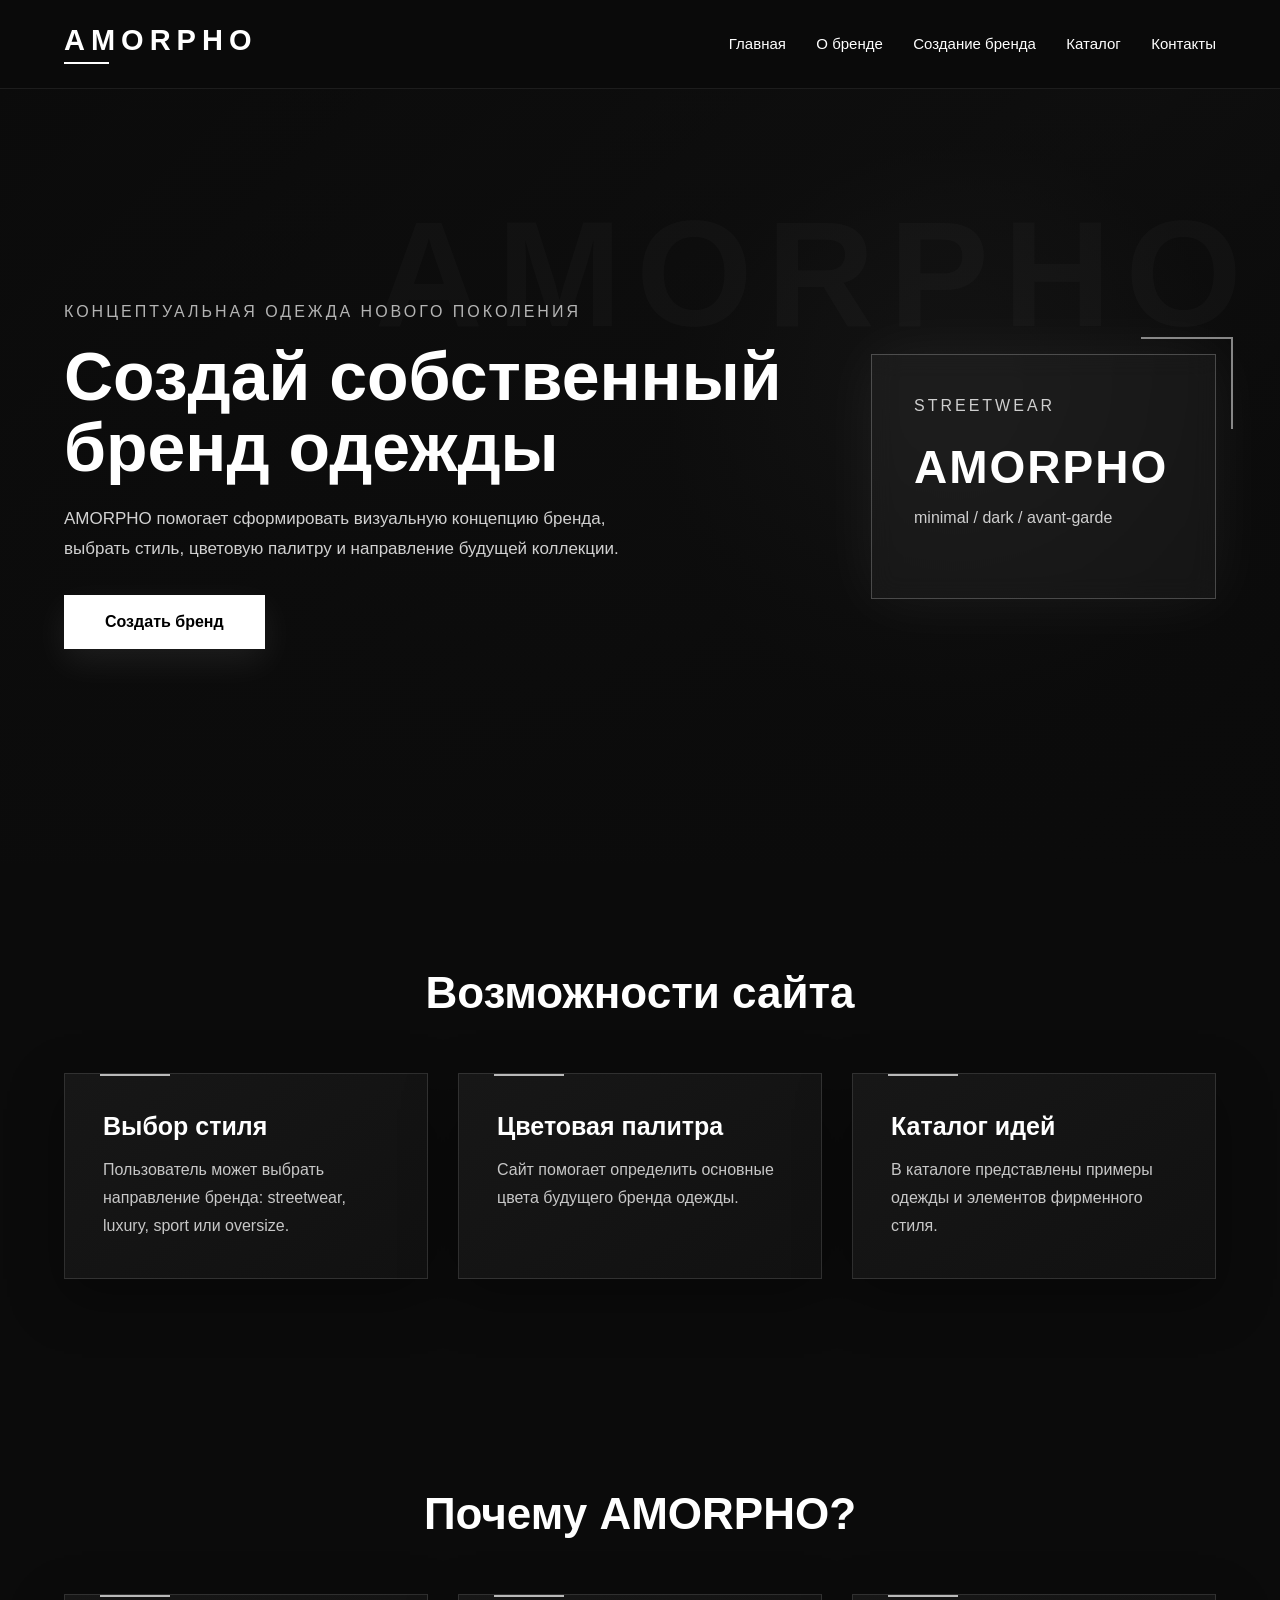
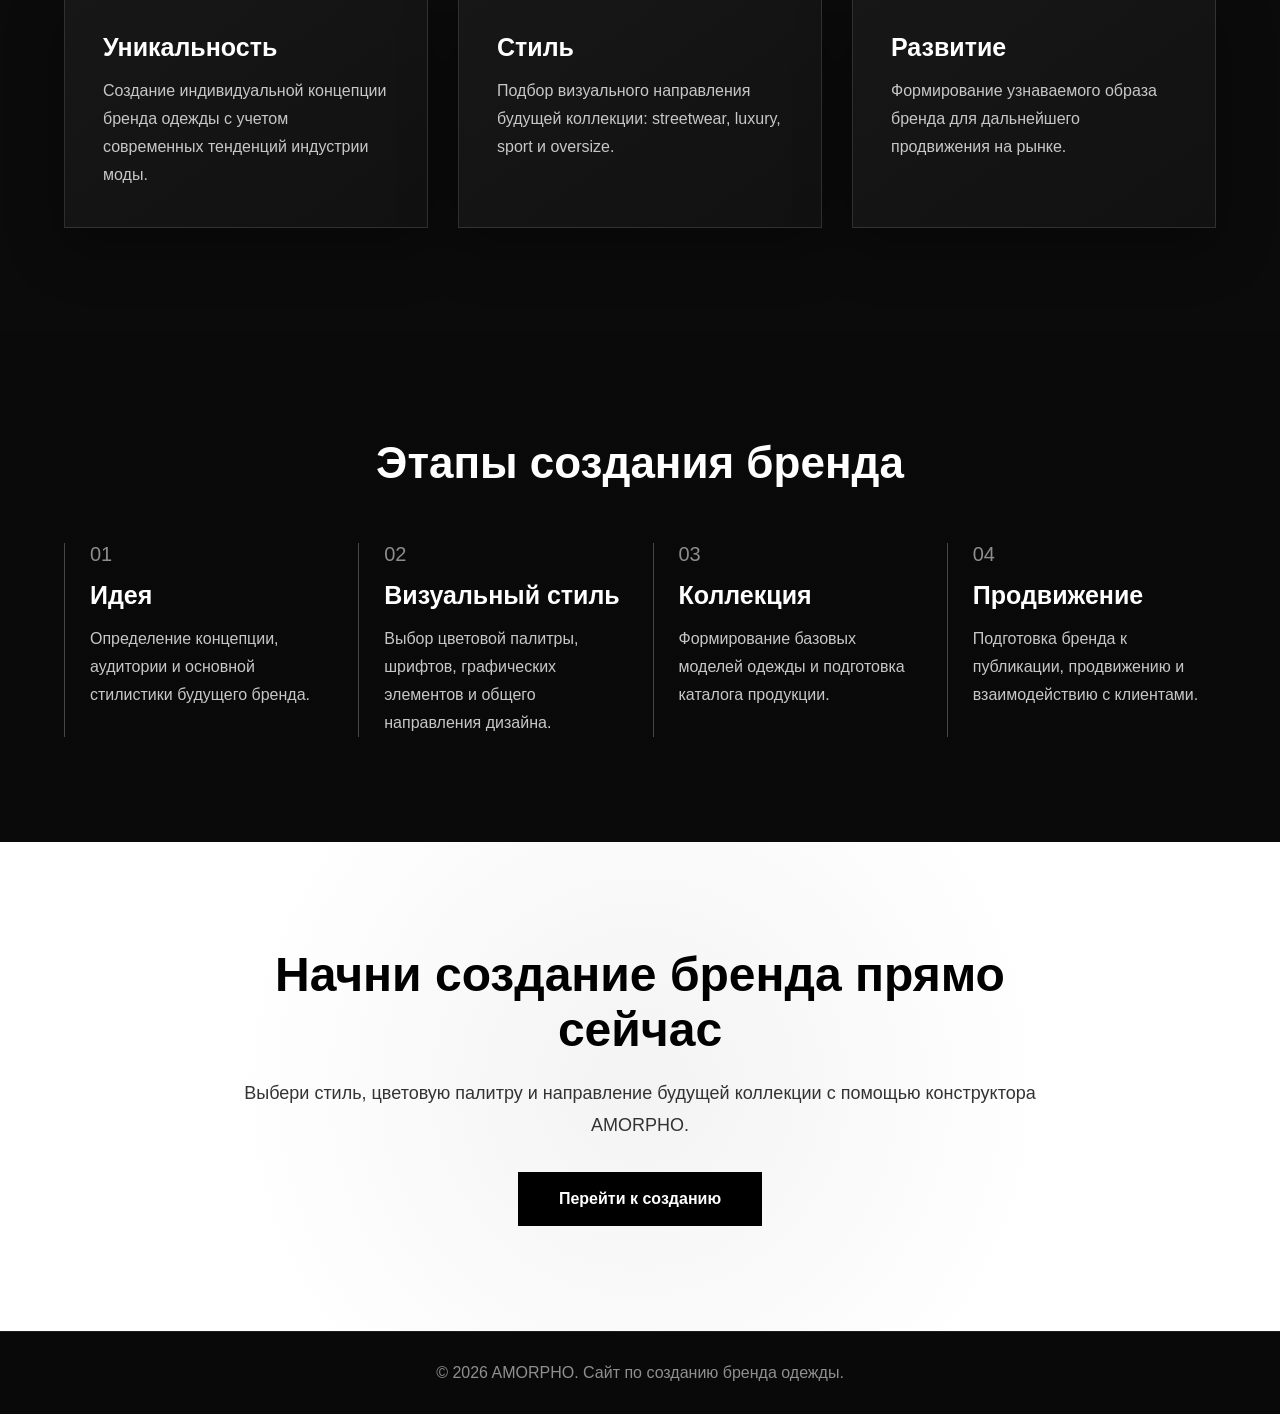
<file: index.html>
<!DOCTYPE html>
<html lang="ru">
<head>
    <meta charset="UTF-8">
    <meta name="viewport" content="width=device-width, initial-scale=1.0">
    <title>AMORPHO — создание бренда одежды</title>
    <link rel="stylesheet" href="style.css">
</head>
<body>

<header class="header">
    <div class="container header__inner">
        <a href="index.html" class="logo">AMORPHO</a>

        <nav class="nav">
            <a href="index.html" class="active">Главная</a>
            <a href="about.html">О бренде</a>
            <a href="create-brand.html">Создание бренда</a>
            <a href="catalog.html">Каталог</a>
            <a href="contacts.html">Контакты</a>
        </nav>
    </div>
</header>

<main>

    <section class="hero">
        <div class="container hero__inner">

            <div class="hero__content">
                <p class="hero__subtitle">концептуальная одежда нового поколения</p>

                <h1>Создай собственный бренд одежды</h1>

                <p class="hero__text">
                    AMORPHO помогает сформировать визуальную концепцию бренда,
                    выбрать стиль, цветовую палитру и направление будущей коллекции.
                </p>

                <a href="create-brand.html" class="btn">Создать бренд</a>
            </div>

            <div class="hero__card">
                <span>STREETWEAR</span>
                <h2>AMORPHO</h2>
                <p>minimal / dark / avant-garde</p>
            </div>

        </div>
    </section>

    <section class="advantages">
        <div class="container">
            <h2 class="section-title">Возможности сайта</h2>

            <div class="advantages__grid">
                <div class="advantage-card">
                    <h3>Выбор стиля</h3>
                    <p>Пользователь может выбрать направление бренда: streetwear, luxury, sport или oversize.</p>
                </div>

                <div class="advantage-card">
                    <h3>Цветовая палитра</h3>
                    <p>Сайт помогает определить основные цвета будущего бренда одежды.</p>
                </div>

                <div class="advantage-card">
                    <h3>Каталог идей</h3>
                    <p>В каталоге представлены примеры одежды и элементов фирменного стиля.</p>
                </div>
            </div>
        </div>
    </section>

    <section class="about-brand">
        <div class="container">
            <h2 class="section-title">Почему AMORPHO?</h2>

            <div class="about-grid">
                <div class="about-card">
                    <h3>Уникальность</h3>
                    <p>Создание индивидуальной концепции бренда одежды с учетом современных тенденций индустрии моды.</p>
                </div>

                <div class="about-card">
                    <h3>Стиль</h3>
                    <p>Подбор визуального направления будущей коллекции: streetwear, luxury, sport и oversize.</p>
                </div>

                <div class="about-card">
                    <h3>Развитие</h3>
                    <p>Формирование узнаваемого образа бренда для дальнейшего продвижения на рынке.</p>
                </div>
            </div>
        </div>
    </section>

    <section class="steps">
        <div class="container">
            <h2 class="section-title">Этапы создания бренда</h2>

            <div class="steps__list">
                <div class="step">
                    <span>01</span>
                    <h3>Идея</h3>
                    <p>Определение концепции, аудитории и основной стилистики будущего бренда.</p>
                </div>

                <div class="step">
                    <span>02</span>
                    <h3>Визуальный стиль</h3>
                    <p>Выбор цветовой палитры, шрифтов, графических элементов и общего направления дизайна.</p>
                </div>

                <div class="step">
                    <span>03</span>
                    <h3>Коллекция</h3>
                    <p>Формирование базовых моделей одежды и подготовка каталога продукции.</p>
                </div>

                <div class="step">
                    <span>04</span>
                    <h3>Продвижение</h3>
                    <p>Подготовка бренда к публикации, продвижению и взаимодействию с клиентами.</p>
                </div>
            </div>
        </div>
    </section>

    <section class="cta">
        <div class="container cta__inner">
            <h2>Начни создание бренда прямо сейчас</h2>
            <p>Выбери стиль, цветовую палитру и направление будущей коллекции с помощью конструктора AMORPHO.</p>
            <a href="create-brand.html" class="btn">Перейти к созданию</a>
        </div>
    </section>

</main>

<footer class="footer">
    <div class="container">
        <p>© 2026 AMORPHO. Сайт по созданию бренда одежды.</p>
    </div>
</footer>

</body>
</html>
</file>
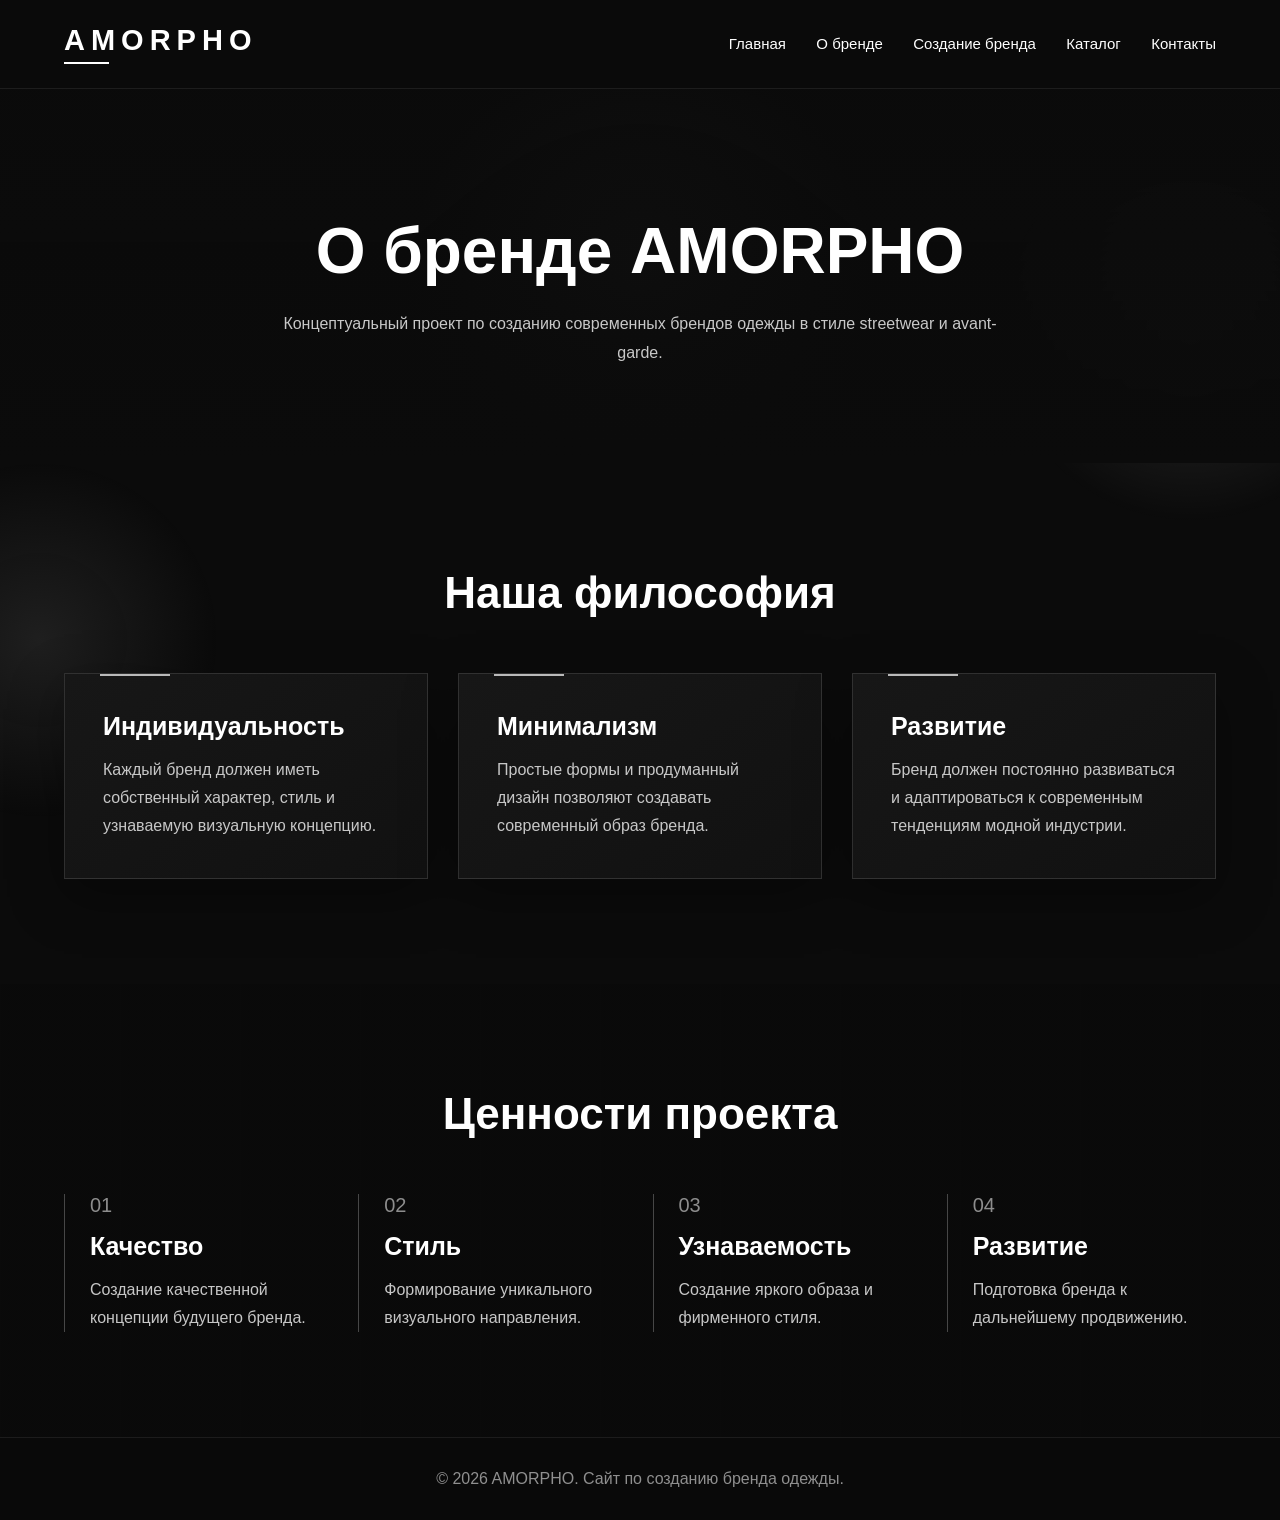
<file: about.html>
<!DOCTYPE html>
<html lang="ru">
<head>
    <meta charset="UTF-8">
    <meta name="viewport" content="width=device-width, initial-scale=1.0">
    <title>О бренде — AMORPHO</title>
    <link rel="stylesheet" href="style.css">
</head>
<body>

<header class="header">
    <div class="container header__inner">
        <a href="index.html" class="logo">AMORPHO</a>

        <nav class="nav">
            <a href="index.html">Главная</a>
            <a href="about.html" class="active">О бренде</a>
            <a href="create-brand.html">Создание бренда</a>
            <a href="catalog.html">Каталог</a>
            <a href="contacts.html">Контакты</a>
        </nav>
    </div>
</header>

<section class="page-header">
    <div class="container">
        <h1>О бренде AMORPHO</h1>
        <p>
            Концептуальный проект по созданию современных брендов одежды
            в стиле streetwear и avant-garde.
        </p>
    </div>
</section>

<section class="about-brand">
    <div class="container">
        <h2 class="section-title">Наша философия</h2>

        <div class="about-grid">

            <div class="about-card">
                <h3>Индивидуальность</h3>
                <p>
                    Каждый бренд должен иметь собственный характер,
                    стиль и узнаваемую визуальную концепцию.
                </p>
            </div>

            <div class="about-card">
                <h3>Минимализм</h3>
                <p>
                    Простые формы и продуманный дизайн позволяют
                    создавать современный образ бренда.
                </p>
            </div>

            <div class="about-card">
                <h3>Развитие</h3>
                <p>
                    Бренд должен постоянно развиваться и адаптироваться
                    к современным тенденциям модной индустрии.
                </p>
            </div>

        </div>
    </div>
</section>

<section class="steps">
    <div class="container">
        <h2 class="section-title">Ценности проекта</h2>

        <div class="steps__list">

            <div class="step">
                <span>01</span>
                <h3>Качество</h3>
                <p>
                    Создание качественной концепции будущего бренда.
                </p>
            </div>

            <div class="step">
                <span>02</span>
                <h3>Стиль</h3>
                <p>
                    Формирование уникального визуального направления.
                </p>
            </div>

            <div class="step">
                <span>03</span>
                <h3>Узнаваемость</h3>
                <p>
                    Создание яркого образа и фирменного стиля.
                </p>
            </div>

            <div class="step">
                <span>04</span>
                <h3>Развитие</h3>
                <p>
                    Подготовка бренда к дальнейшему продвижению.
                </p>
            </div>

        </div>
    </div>
</section>

<footer class="footer">
    <div class="container">
        <p>© 2026 AMORPHO. Сайт по созданию бренда одежды.</p>
    </div>
</footer>

</body>
</html>
</file>
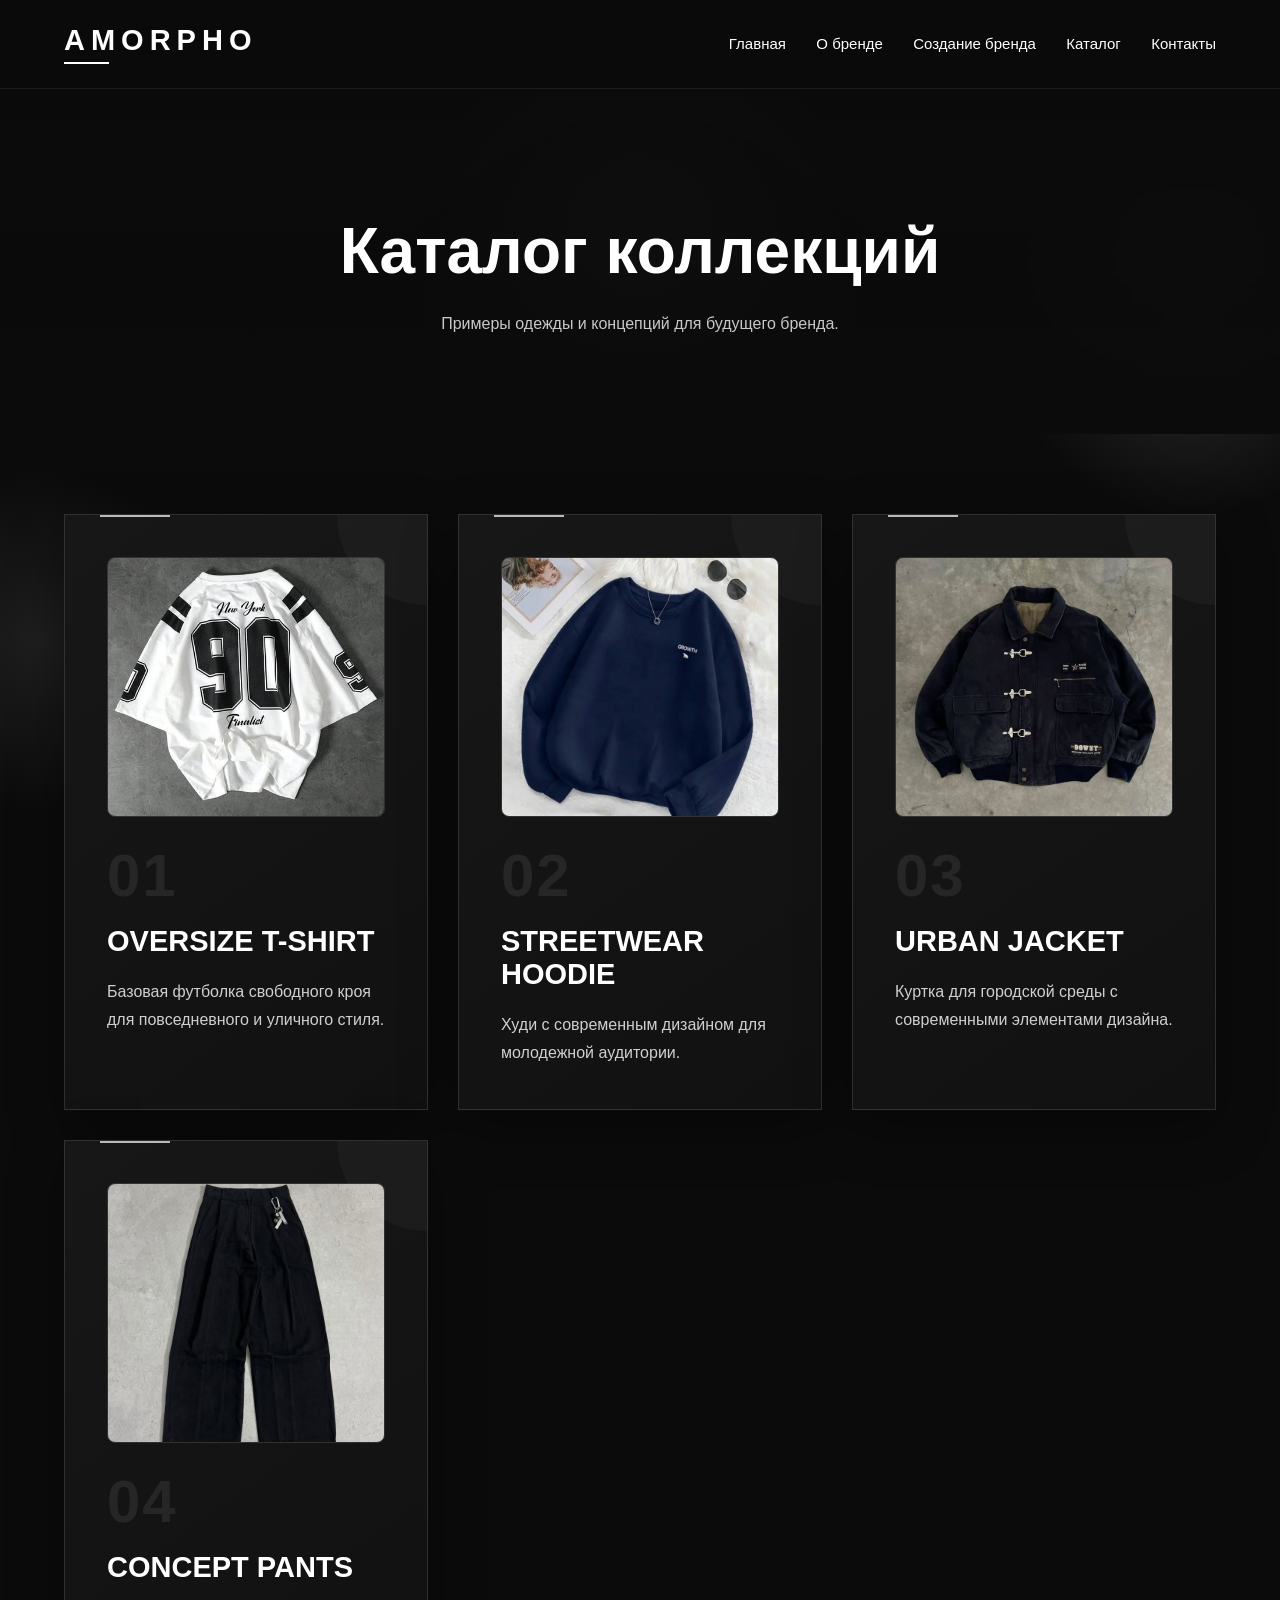
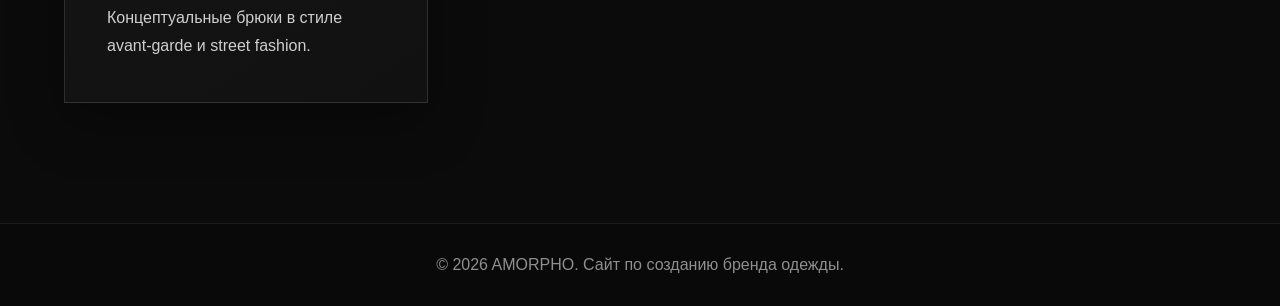
<file: catalog.html>
<!DOCTYPE html>
<html lang="ru">
<head>
    <meta charset="UTF-8">
    <meta name="viewport" content="width=device-width, initial-scale=1.0">
    <title>Каталог — AMORPHO</title>
    <link rel="stylesheet" href="style.css">
</head>
<body>

<header class="header">
    <div class="container header__inner">
        <a href="index.html" class="logo">AMORPHO</a>

        <nav class="nav">
            <a href="index.html">Главная</a>
            <a href="about.html">О бренде</a>
            <a href="create-brand.html">Создание бренда</a>
            <a href="catalog.html" class="active">Каталог</a>
            <a href="contacts.html">Контакты</a>
        </nav>
    </div>
</header>

<section class="page-header">
    <div class="container">
        <h1>Каталог коллекций</h1>
        <p>
            Примеры одежды и концепций для будущего бренда.
        </p>
    </div>
</section>

<section class="catalog">
    <div class="container">

        <div class="catalog-grid">

            <div class="catalog-card">
                <img src="tshirt.jpg" alt="Футболка AMORPHO">
                <div class="catalog-number">01</div>
                <h3>OVERSIZE T-SHIRT</h3>
                <p>
                    Базовая футболка свободного кроя для повседневного и уличного стиля.
                </p>
            </div>

            <div class="catalog-card">
                <img src="hoodie.jpg" alt="Худи AMORPHO">
                <div class="catalog-number">02</div>
                <h3>STREETWEAR HOODIE</h3>
                <p>
                    Худи с современным дизайном для молодежной аудитории.
                </p>
            </div>

            <div class="catalog-card">
                <img src="jacket.jpg" alt="Куртка AMORPHO">
                <div class="catalog-number">03</div>
                <h3>URBAN JACKET</h3>
                <p>
                    Куртка для городской среды с современными элементами дизайна.
                </p>
            </div>

            <div class="catalog-card">
                <img src="pants.jpg" alt="Брюки AMORPHO">
                <div class="catalog-number">04</div>
                <h3>CONCEPT PANTS</h3>
                <p>
                    Концептуальные брюки в стиле avant-garde и street fashion.
                </p>
            </div>

        </div>

    </div>
</section>

<footer class="footer">
    <div class="container">
        <p>© 2026 AMORPHO. Сайт по созданию бренда одежды.</p>
    </div>
</footer>

</body>
</html>
</file>
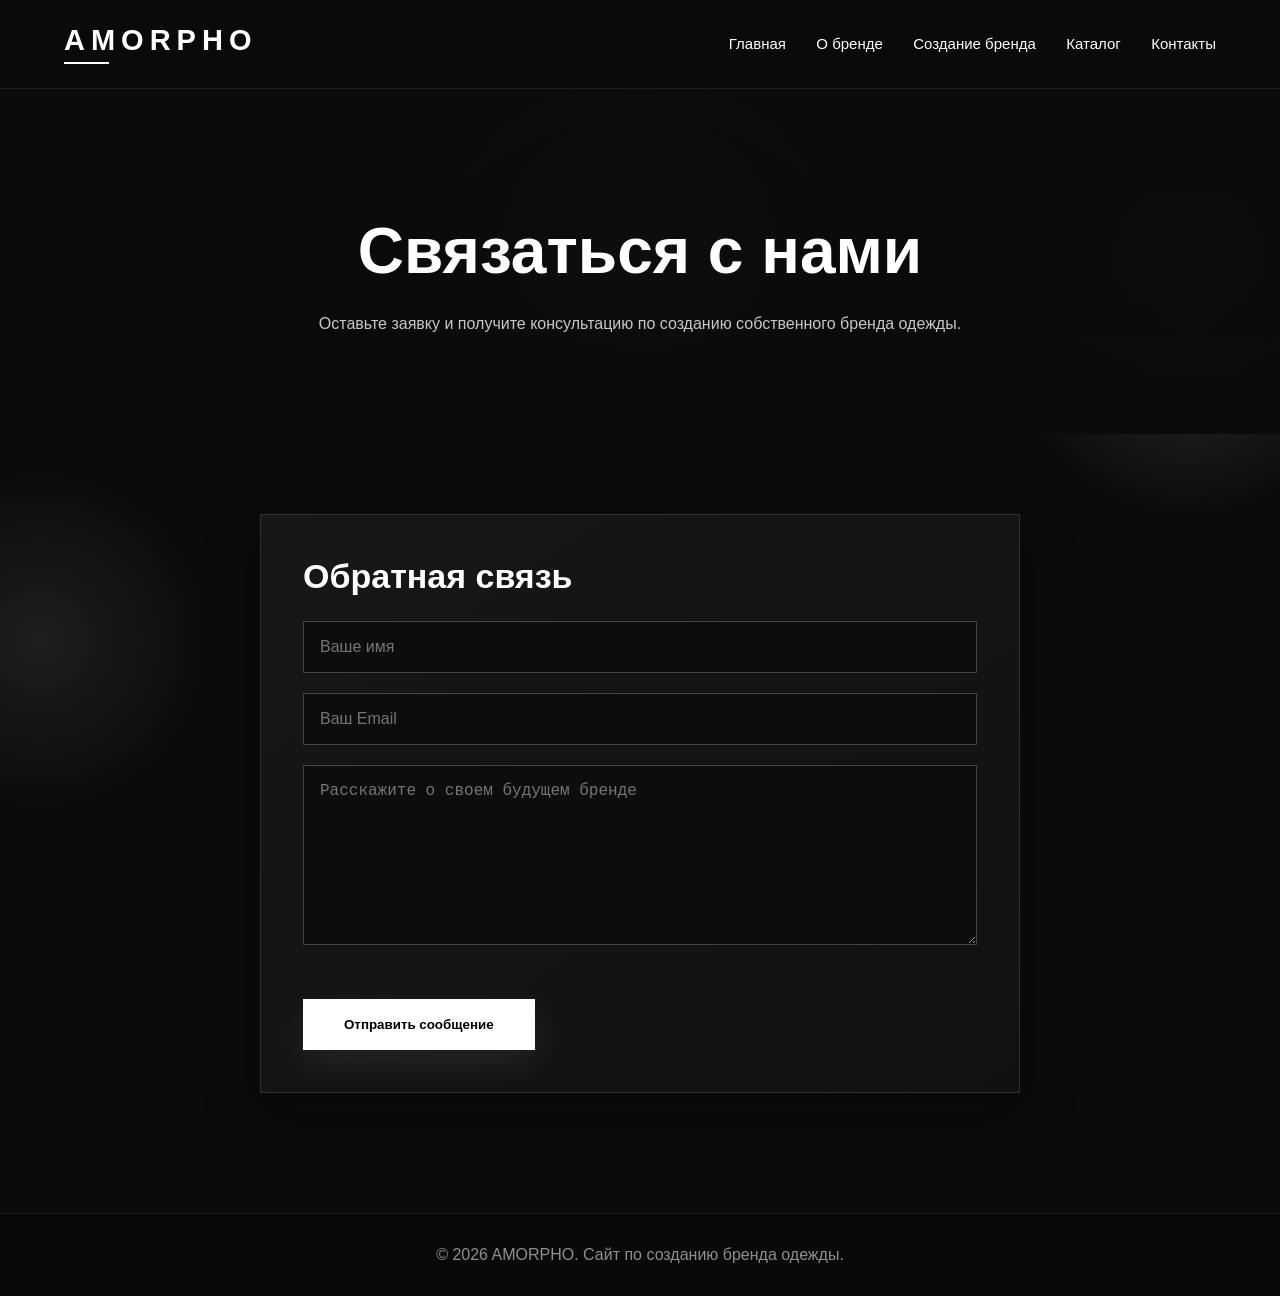
<file: contacts.html>
<!DOCTYPE html>
<html lang="ru">
<head>
    <meta charset="UTF-8">
    <meta name="viewport" content="width=device-width, initial-scale=1.0">
    <title>Контакты — AMORPHO</title>
    <link rel="stylesheet" href="style.css">
</head>
<body>

<header class="header">
    <div class="container header__inner">
        <a href="index.html" class="logo">AMORPHO</a>

        <nav class="nav">
            <a href="index.html">Главная</a>
            <a href="about.html">О бренде</a>
            <a href="create-brand.html">Создание бренда</a>
            <a href="catalog.html">Каталог</a>
            <a href="contacts.html" class="active">Контакты</a>
        </nav>
    </div>
</header>

<section class="page-header">
    <div class="container">
        <h1>Связаться с нами</h1>
        <p>
            Оставьте заявку и получите консультацию по созданию собственного бренда одежды.
        </p>
    </div>
</section>

<section class="contacts">
    <div class="container">

        <div class="contacts-form">

            <h2>Обратная связь</h2>

            <input type="text" placeholder="Ваше имя">

            <input type="email" placeholder="Ваш Email">

            <textarea placeholder="Расскажите о своем будущем бренде"></textarea>

            <button class="btn">
                Отправить сообщение
            </button>

        </div>

    </div>
</section>

<footer class="footer">
    <div class="container">
        <p>© 2026 AMORPHO. Сайт по созданию бренда одежды.</p>
    </div>
</footer>

</body>
</html>
</file>
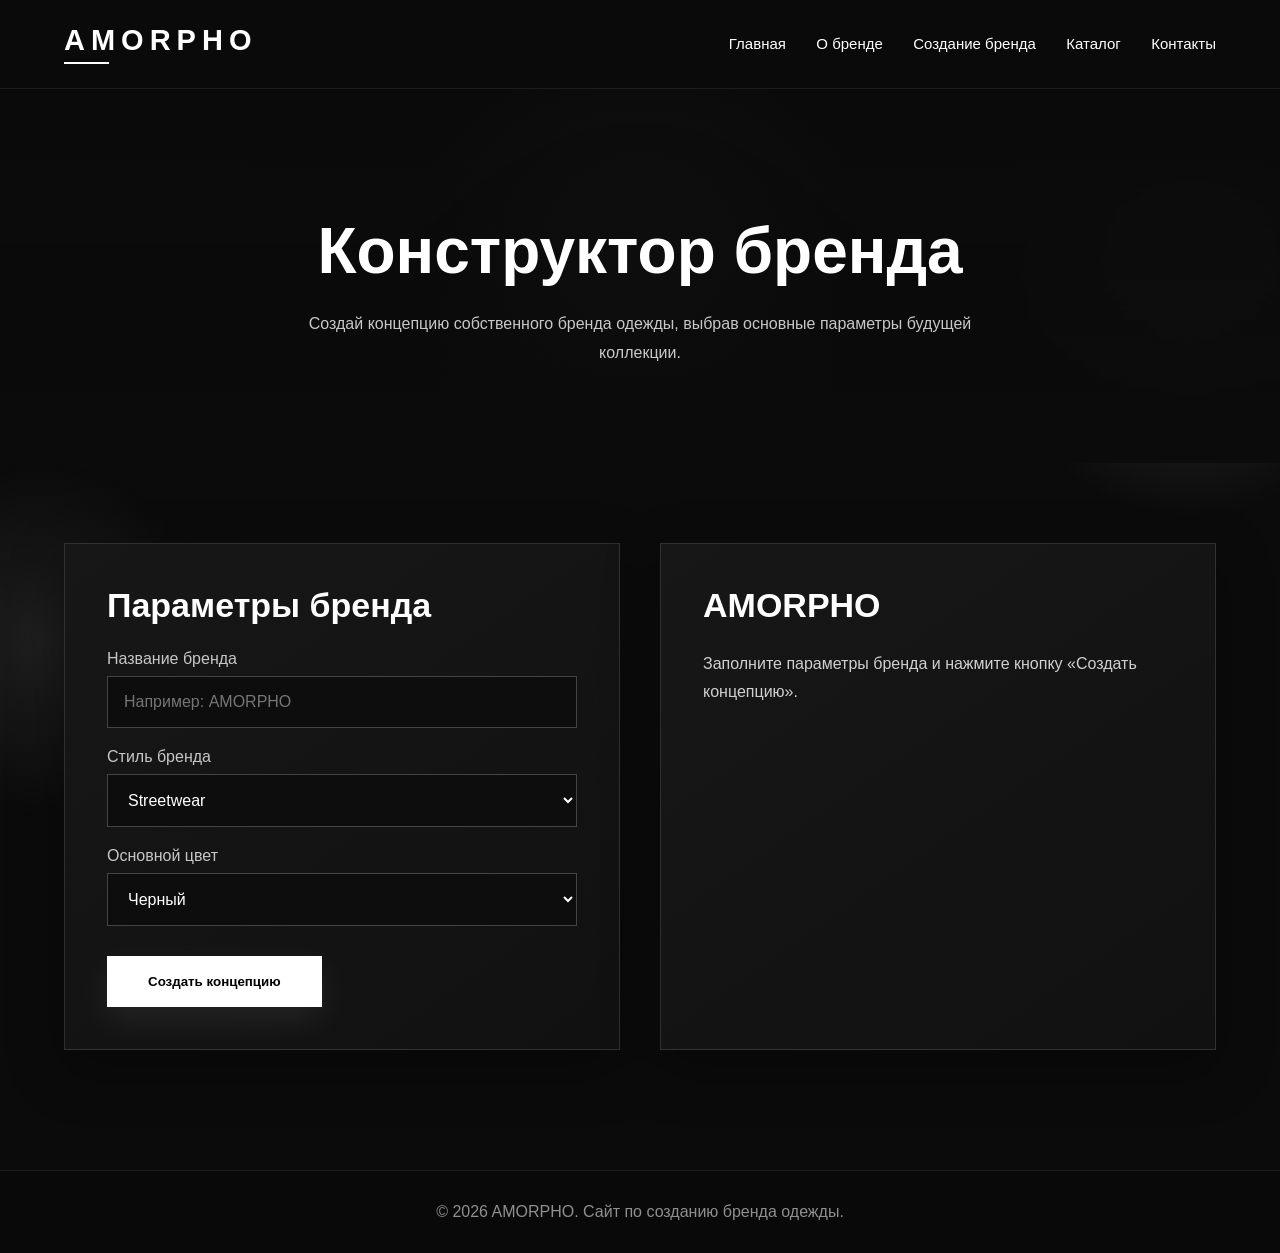
<file: create-brand.html>
<!DOCTYPE html>
<html lang="ru">
<head>
    <meta charset="UTF-8">
    <meta name="viewport" content="width=device-width, initial-scale=1.0">
    <title>Создание бренда — AMORPHO</title>
    <link rel="stylesheet" href="style.css">
</head>
<body>

<header class="header">
    <div class="container header__inner">
        <a href="index.html" class="logo">AMORPHO</a>

        <nav class="nav">
            <a href="index.html">Главная</a>
            <a href="about.html">О бренде</a>
            <a href="create-brand.html" class="active">Создание бренда</a>
            <a href="catalog.html">Каталог</a>
            <a href="contacts.html">Контакты</a>
        </nav>
    </div>
</header>

<section class="page-header">
    <div class="container">
        <h1>Конструктор бренда</h1>
        <p>
            Создай концепцию собственного бренда одежды,
            выбрав основные параметры будущей коллекции.
        </p>
    </div>
</section>

<section class="constructor">
    <div class="container constructor__inner">

        <div class="constructor__form">

            <h2>Параметры бренда</h2>

            <label>Название бренда</label>
            <input type="text" id="brandName" placeholder="Например: AMORPHO">

            <label>Стиль бренда</label>
            <select id="brandStyle">
                <option>Streetwear</option>
                <option>Oversize</option>
                <option>Luxury</option>
                <option>Sport</option>
            </select>

            <label>Основной цвет</label>
            <select id="brandColor">
                <option>Черный</option>
                <option>Белый</option>
                <option>Серый</option>
                <option>Красный</option>
            </select>

            <button class="btn" onclick="createBrand()">
                Создать концепцию
            </button>

        </div>

        <div class="constructor__result" id="brandResult">

            <h2>AMORPHO</h2>

            <p>
                Заполните параметры бренда и нажмите кнопку
                «Создать концепцию».
            </p>

        </div>

    </div>
</section>

<footer class="footer">
    <div class="container">
        <p>© 2026 AMORPHO. Сайт по созданию бренда одежды.</p>
    </div>
</footer>

<script>
function createBrand() {

    let name = document.getElementById("brandName").value;
    let style = document.getElementById("brandStyle").value;
    let color = document.getElementById("brandColor").value;

    if (name === "") {
        name = "AMORPHO";
    }

    document.getElementById("brandResult").innerHTML = `
        <h2>${name}</h2>

        <p><strong>Стиль:</strong> ${style}</p>

        <p><strong>Основной цвет:</strong> ${color}</p>

        <p>
            Концепция бренда ориентирована на современную молодежную аудиторию.
            Основой фирменного стиля выступает направление ${style},
            а главным цветовым акцентом является ${color.toLowerCase()} цвет.
        </p>

        <p>
            Бренд ${name} сочетает минимализм, современные тенденции
            и узнаваемую визуальную айдентику.
        </p>
    `;
}
</script>

</body>
</html>
</file>
<file: style.css>
* {
    margin: 0;
    padding: 0;
    box-sizing: border-box;
}

body {
    font-family: Arial, sans-serif;
    background: #0b0b0b;
    color: white;
}

body::before {
    content: "";
    position: fixed;
    width: 420px;
    height: 420px;
    right: -120px;
    top: 120px;
    background: radial-gradient(circle, rgba(255,255,255,0.13), transparent 65%);
    pointer-events: none;
    z-index: -1;
}

body::after {
    content: "";
    position: fixed;
    width: 360px;
    height: 360px;
    left: -140px;
    bottom: 80px;
    background: radial-gradient(circle, rgba(120,120,120,0.18), transparent 70%);
    pointer-events: none;
    z-index: -1;
}

.container {
    width: 90%;
    max-width: 1200px;
    margin: 0 auto;
}

/* Header */

.header {
    padding: 24px 0;
    border-bottom: 1px solid rgba(255,255,255,0.08);
    background: rgba(11, 11, 11, 0.88);
    backdrop-filter: blur(12px);
    position: sticky;
    top: 0;
    z-index: 10;
}

.header__inner {
    display: flex;
    justify-content: space-between;
    align-items: center;
}

.logo {
    color: white;
    text-decoration: none;
    font-size: 29px;
    font-weight: bold;
    letter-spacing: 6px;
}

.logo::after {
    content: "";
    display: block;
    height: 2px;
    width: 45px;
    margin-top: 5px;
    background: white;
}

.nav a {
    color: white;
    text-decoration: none;
    margin-left: 26px;
    transition: 0.3s;
    font-size: 15px;
    position: relative;
}

.nav a::after {
    content: "";
    position: absolute;
    width: 0;
    height: 1px;
    background: white;
    left: 0;
    bottom: -6px;
    transition: 0.3s;
}

.nav a:hover::after {
    width: 100%;
}

.nav a:hover {
    color: #d4d4d4;
}

/* Hero */

.hero {
    min-height: 86vh;
    display: flex;
    align-items: center;
    background:
        linear-gradient(rgba(11, 11, 11, 0.72), rgba(11, 11, 11, 0.98)),
        radial-gradient(circle at 75% 45%, #3a3a3a, transparent 28%),
        linear-gradient(135deg, #0b0b0b 0%, #171717 55%, #070707 100%);
    overflow: hidden;
}

.hero__inner {
    display: flex;
    justify-content: space-between;
    align-items: center;
    gap: 70px;
    position: relative;
}

.hero__inner::before {
    content: "AMORPHO";
    position: absolute;
    right: -40px;
    top: -115px;
    font-size: 150px;
    font-weight: 900;
    letter-spacing: 14px;
    color: rgba(255,255,255,0.025);
    z-index: 0;
}

.hero__content,
.hero__card {
    position: relative;
    z-index: 1;
}

.hero__content h1 {
    font-size: 68px;
    line-height: 1.05;
    margin: 20px 0;
    max-width: 720px;
}

.hero__subtitle {
    color: #b4b4b4;
    text-transform: uppercase;
    letter-spacing: 3px;
}

.hero__text {
    color: #d1d1d1;
    max-width: 570px;
    line-height: 1.8;
    font-size: 17px;
}

.btn {
    display: inline-block;
    margin-top: 30px;
    padding: 17px 40px;
    background: white;
    color: black;
    text-decoration: none;
    font-weight: bold;
    transition: 0.3s;
    border: 1px solid white;
    box-shadow: 0 12px 35px rgba(255,255,255,0.08);
    cursor: pointer;
}

.btn:hover {
    transform: translateY(-5px);
    background: transparent;
    color: white;
}

.hero__card {
    width: 345px;
    min-height: 245px;
    padding: 42px;
    border: 1px solid rgba(255,255,255,0.22);
    background: rgba(255,255,255,0.045);
    backdrop-filter: blur(12px);
    box-shadow: 0 0 60px rgba(255,255,255,0.06);
}

.hero__card::before {
    content: "";
    position: absolute;
    width: 90px;
    height: 90px;
    right: -18px;
    top: -18px;
    border-top: 2px solid white;
    border-right: 2px solid white;
    opacity: 0.5;
}

.hero__card span {
    color: #cfcfcf;
    letter-spacing: 3px;
}

.hero__card h2 {
    font-size: 46px;
    margin: 25px 0 15px;
    letter-spacing: 2px;
}

.hero__card p {
    color: #cfcfcf;
}

/* Sections */

.advantages,
.about-brand,
.steps,
.cta {
    padding: 105px 0;
}

.section-title {
    text-align: center;
    margin-bottom: 55px;
    font-size: 44px;
}

.advantages__grid,
.about-grid {
    display: grid;
    grid-template-columns: repeat(3, 1fr);
    gap: 30px;
}

.advantage-card,
.about-card,
.catalog-card,
.constructor__form,
.constructor__result,
.contacts-form {
    background: linear-gradient(145deg, #171717, #111);
    border: 1px solid rgba(255,255,255,0.12);
    box-shadow: 0 18px 50px rgba(0,0,0,0.35);
}

.advantage-card,
.about-card {
    padding: 38px;
    transition: 0.3s;
    position: relative;
    overflow: hidden;
}

.advantage-card::before,
.about-card::before,
.catalog-card::before {
    content: "";
    position: absolute;
    width: 70px;
    height: 2px;
    left: 35px;
    top: 0;
    background: white;
    opacity: 0.7;
}

.advantage-card:hover,
.about-card:hover,
.catalog-card:hover {
    transform: translateY(-9px);
    border-color: rgba(255,255,255,0.55);
}

.advantage-card h3,
.about-card h3 {
    margin-bottom: 15px;
    font-size: 25px;
}

.advantage-card p,
.about-card p {
    color: #c7c7c7;
    line-height: 1.75;
}

/* Steps */

.steps {
    background:
        linear-gradient(rgba(10,10,10,0.95), rgba(10,10,10,0.95)),
        repeating-linear-gradient(90deg, rgba(255,255,255,0.04) 0 1px, transparent 1px 120px);
}

.steps__list {
    display: grid;
    grid-template-columns: repeat(4, 1fr);
    gap: 25px;
}

.step {
    border-left: 1px solid rgba(255,255,255,0.25);
    padding-left: 25px;
    transition: 0.3s;
}

.step:hover {
    transform: translateY(-6px);
}

.step span {
    color: #8d8d8d;
    font-size: 20px;
}

.step h3 {
    margin: 15px 0;
    font-size: 25px;
}

.step p {
    color: #c7c7c7;
    line-height: 1.75;
}

/* CTA */

.cta {
    background:
        radial-gradient(circle at center, #f3f3f3, #ffffff 60%);
    color: black;
    text-align: center;
}

.cta__inner {
    max-width: 820px;
}

.cta h2 {
    font-size: 48px;
    margin-bottom: 20px;
}

.cta p {
    color: #333;
    line-height: 1.8;
    font-size: 18px;
}

.cta .btn {
    background: black;
    color: white;
    border-color: black;
}

.cta .btn:hover {
    background: transparent;
    color: black;
}

/* Page header */

.page-header {
    padding: 125px 0 95px;
    text-align: center;
    background:
        linear-gradient(rgba(11,11,11,0.85), rgba(11,11,11,1)),
        radial-gradient(circle at center, #2b2b2b, transparent 35%);
}

.page-header h1 {
    font-size: 64px;
    margin-bottom: 22px;
}

.page-header p {
    color: #c8c8c8;
    max-width: 720px;
    margin: 0 auto;
    line-height: 1.8;
}

/* Constructor */

.constructor {
    padding: 80px 0 120px;
}

.constructor__inner {
    display: grid;
    grid-template-columns: 1fr 1fr;
    gap: 40px;
}

.constructor__form,
.constructor__result {
    padding: 42px;
}

.constructor__form h2,
.constructor__result h2 {
    margin-bottom: 25px;
    font-size: 34px;
}

.constructor__form label {
    display: block;
    margin: 20px 0 8px;
    color: #c7c7c7;
}

.constructor__form input,
.constructor__form select {
    width: 100%;
    padding: 16px;
    background: #0d0d0d;
    color: white;
    border: 1px solid #444;
    font-size: 16px;
    outline: none;
}

.constructor__form input:focus,
.constructor__form select:focus,
.contacts-form input:focus,
.contacts-form textarea:focus {
    border-color: white;
}

.constructor__result p {
    color: #d0d0d0;
    line-height: 1.75;
    margin-bottom: 15px;
}

/* Catalog */

.catalog {
    padding: 80px 0 120px;
}

.catalog-grid {
    display: grid;
    grid-template-columns: repeat(3, 1fr);
    gap: 30px;
}

.catalog-card {
    padding: 42px;
    min-height: 240px;
    transition: 0.3s;
    position: relative;
    overflow: hidden;
}

.catalog-card h3 {
    font-size: 29px;
    margin-bottom: 20px;
}

.catalog-card p {
    color: #cfcfcf;
    line-height: 1.75;
}

/* Contacts */

.contacts {
    padding: 80px 0 120px;
}

.contacts-form {
    max-width: 760px;
    margin: 0 auto;
    padding: 42px;
}

.contacts-form h2 {
    margin-bottom: 25px;
    font-size: 34px;
}

.contacts-form input,
.contacts-form textarea {
    width: 100%;
    padding: 16px;
    margin-bottom: 20px;
    background: #0d0d0d;
    border: 1px solid #444;
    color: white;
    font-size: 16px;
    outline: none;
}

.contacts-form textarea {
    min-height: 180px;
    resize: vertical;
}

/* Footer */

.footer {
    padding: 32px 0;
    text-align: center;
    border-top: 1px solid rgba(255,255,255,0.08);
    color: #8f8f8f;
    background: #090909;
}

/* Adaptive */

@media (max-width: 900px) {
    .header__inner {
        flex-direction: column;
        gap: 20px;
    }

    .nav a {
        margin: 0 10px;
    }

    .hero__inner {
        flex-direction: column;
        align-items: flex-start;
    }

    .hero__inner::before {
        display: none;
    }

    .hero__content h1 {
        font-size: 44px;
    }

    .advantages__grid,
    .about-grid,
    .steps__list,
    .catalog-grid,
    .constructor__inner {
        grid-template-columns: 1fr;
    }

    .hero__card {
        width: 100%;
    }
}

@media (max-width: 500px) {
    .nav {
        display: flex;
        flex-direction: column;
        gap: 10px;
        text-align: center;
    }

    .hero__content h1 {
        font-size: 35px;
    }

    .section-title {
        font-size: 31px;
    }

    .page-header h1 {
        font-size: 42px;
    }

    .cta h2 {
        font-size: 32px;
    }
}
.catalog-number {
    font-size: 60px;
    font-weight: 900;
    color: rgba(255,255,255,0.08);
    margin-bottom: 15px;
    letter-spacing: 2px;
}

.catalog-card {
    position: relative;
    overflow: hidden;
}

.catalog-card::after {
    content: "";
    position: absolute;
    width: 180px;
    height: 180px;
    right: -90px;
    top: -90px;
    border-radius: 50%;
    background: rgba(255,255,255,0.03);
}
.catalog-card img {
    width: 100%;
    height: 260px;
    object-fit: cover;
    border-radius: 8px;
    margin-bottom: 20px;
    border: 1px solid rgba(255,255,255,0.12);
    transition: 0.3s;
}

.catalog-card:hover img {
    transform: scale(1.03);
}
</file>
